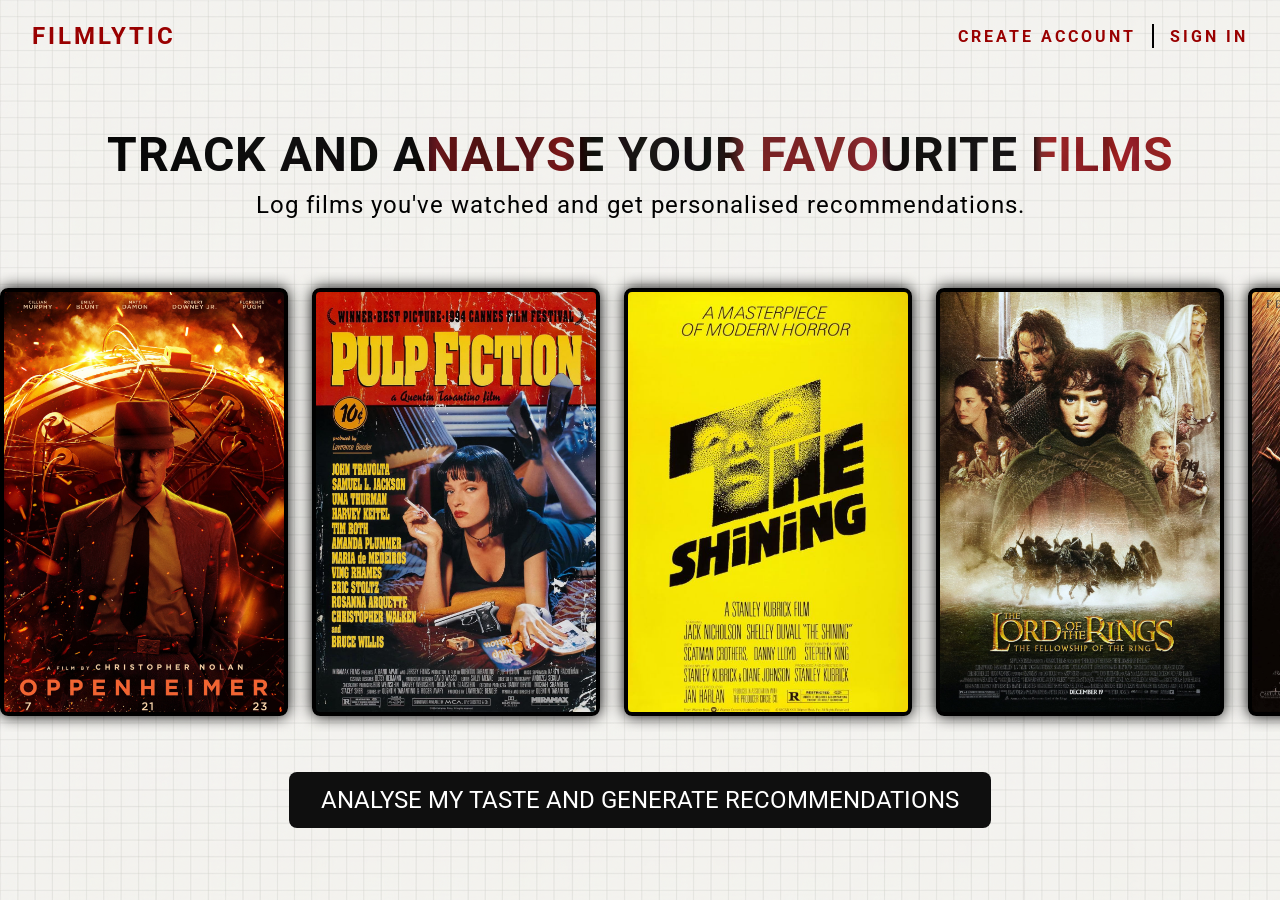
<file: index.html>
<!DOCTYPE html>
<html lang="en">
<head>
    <meta charset="UTF-8">
    <meta name="viewport" content="width=device-width, initial-scale=1.0, viewport-fit=cover">
    <title>Filmlytic</title>
    <link rel="stylesheet" href="./static/css/style.css">
</head>
<body>

    <div class="header">
        <div class="header-center">
            <h1>FILMLYTIC</h1>
        </div>
        <div class="header-right">
            <a href="#"><h4>CREATE ACCOUNT</h4></a>
            <span id="header-divider"></span>
            <a href="#"><h4>SIGN IN</h4></a>
        </div>
    </div>

    <div class="landing-page">

        <div class="landing-page-header">
            <div class="masking-container">
                <h1 class="masked-text">TRACK AND ANALYSE YOUR FAVOURITE FILMS</h1>
            </div>
            <p>Log films you've watched and get personalised recommendations.</p>
        </div>

        <div class="carousel-container">
            
            <div class="carousel">
                <div class="poster" id="oppenheimer"></div>
                <div class="poster" id="pulp-fiction"></div>
                <div class="poster" id="shining"></div>
                <div class="poster" id="lord-of-the-rings"></div>
                <div class="poster" id="shawshank"></div>
                <div class="poster" id="spirited-away"></div>
                <div class="poster" id="star-wars"></div>
                <div class="poster" id="batman"></div>
                <div class="poster" id="eternal-sunshine"></div>
                <div class="poster" id="inception"></div>
                <div class="poster" id="toy-story"></div>
            
                <div class="poster" id="oppenheimer"></div>
                <div class="poster" id="pulp-fiction"></div>
                <div class="poster" id="shining"></div>
                <div class="poster" id="lord-of-the-rings"></div>
                <div class="poster" id="shawshank"></div>
                <div class="poster" id="spirited-away"></div>
                <div class="poster" id="star-wars"></div>
                <div class="poster" id="batman"></div>
                <div class="poster" id="eternal-sunshine"></div>
                <div class="poster" id="inception"></div>
                <div class="poster" id="toy-story"></div>
            </div>

        </div>

        <div class="analyse-button">
            <a><button>ANALYSE MY TASTE AND GENERATE RECOMMENDATIONS</button></a>
        </div>

    </div>
    
</body>
</html>
</file>
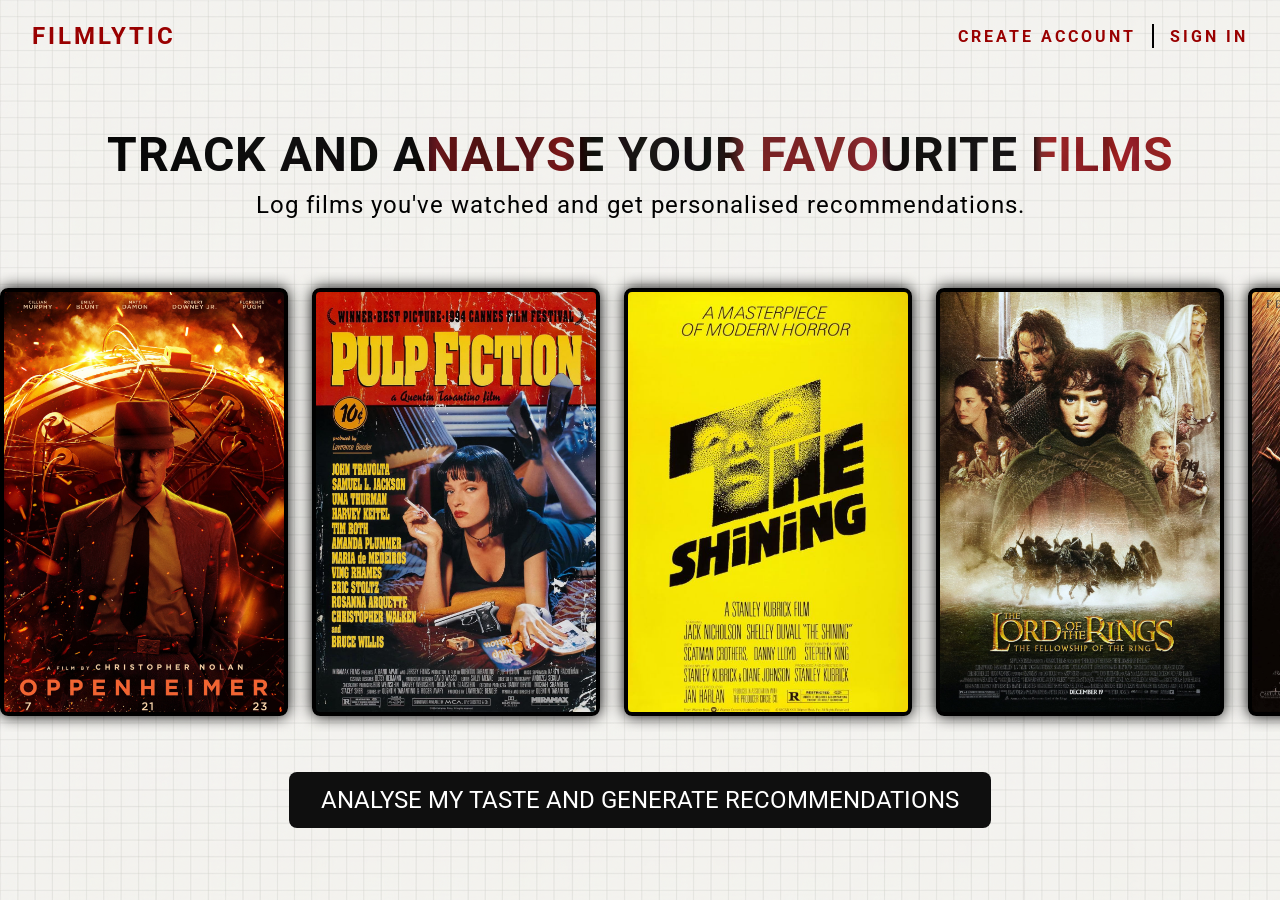
<file: templates/index.html>
<!DOCTYPE html>
<html lang="en">
<head>
    <meta charset="UTF-8">
    <meta name="viewport" content="width=device-width, initial-scale=1.0, viewport-fit=cover">
    <title>Filmlytic</title>
    <link rel="stylesheet" href="../static/css/style.css">
</head>
<body>

    <div class="header">
        <div class="header-center">
            <h1>FILMLYTIC</h1>
        </div>
        <div class="header-right">
            <a href="#"><h4>CREATE ACCOUNT</h4></a>
            <span id="header-divider"></span>
            <a href="#"><h4>SIGN IN</h4></a>
        </div>
    </div>

    <div class="landing-page">

        <div class="landing-page-header">
            <div class="masking-container">
                <h1 class="masked-text">TRACK AND ANALYSE YOUR FAVOURITE FILMS</h1>
            </div>
            <p>Log films you've watched and get personalised recommendations.</p>
        </div>

        <div class="carousel-container">
            
            <div class="carousel">
                <div class="poster" id="oppenheimer"></div>
                <div class="poster" id="pulp-fiction"></div>
                <div class="poster" id="shining"></div>
                <div class="poster" id="lord-of-the-rings"></div>
                <div class="poster" id="shawshank"></div>
                <div class="poster" id="spirited-away"></div>
                <div class="poster" id="star-wars"></div>
                <div class="poster" id="batman"></div>
                <div class="poster" id="eternal-sunshine"></div>
                <div class="poster" id="inception"></div>
                <div class="poster" id="toy-story"></div>
            
                <div class="poster" id="oppenheimer"></div>
                <div class="poster" id="pulp-fiction"></div>
                <div class="poster" id="shining"></div>
                <div class="poster" id="lord-of-the-rings"></div>
                <div class="poster" id="shawshank"></div>
                <div class="poster" id="spirited-away"></div>
                <div class="poster" id="star-wars"></div>
                <div class="poster" id="batman"></div>
                <div class="poster" id="eternal-sunshine"></div>
                <div class="poster" id="inception"></div>
                <div class="poster" id="toy-story"></div>
            </div>


        </div>

        <div class="analyse-button">
            <a href="./recommendations.html"><button>ANALYSE MY TASTE AND GENERATE RECOMMENDATIONS</button></a>
        </div>

    </div>
    
</body>
</html>
</file>
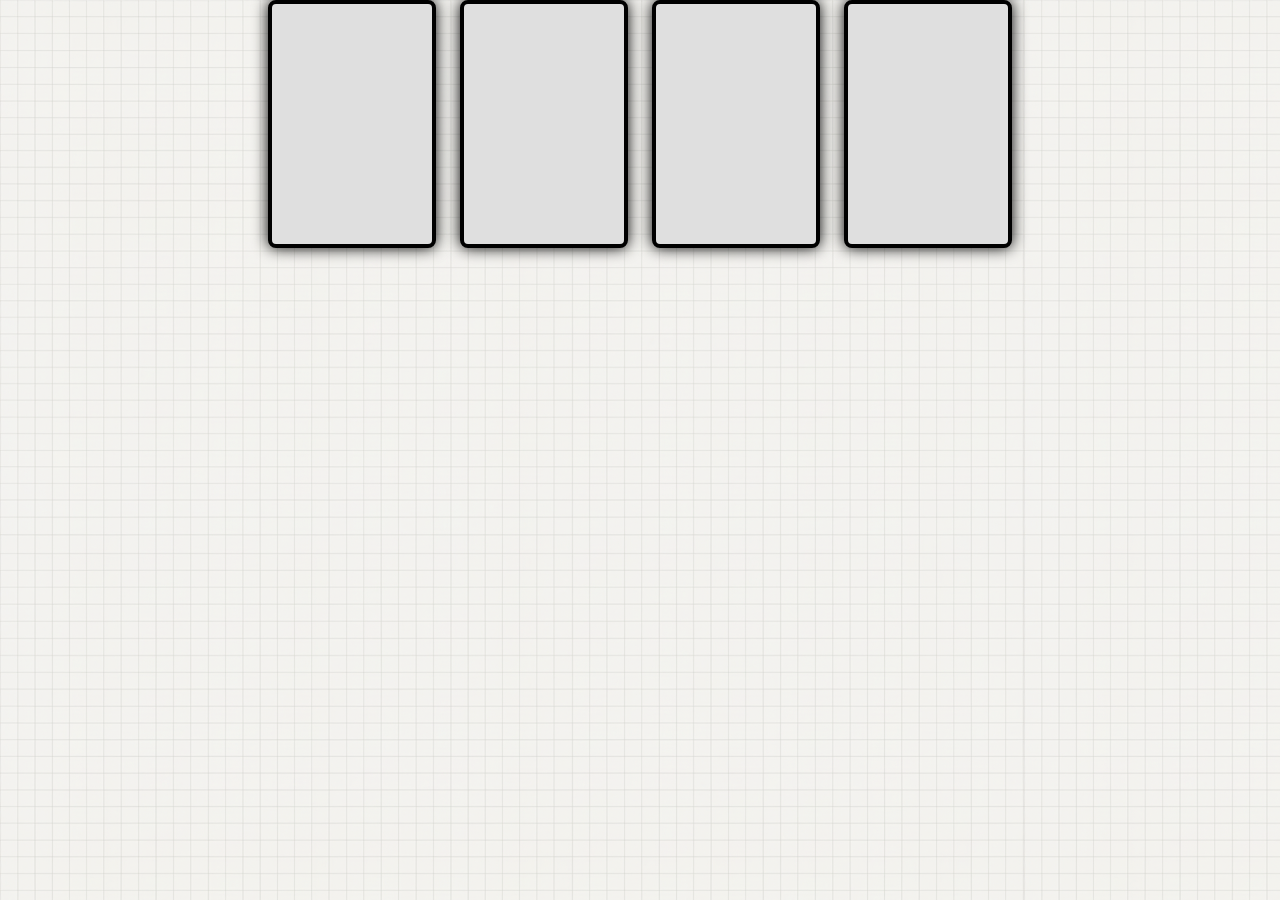
<file: recommendations.html>
<!DOCTYPE html>
<html lang="en">
<head>
    <meta charset="UTF-8">
    <meta name="viewport" content="width=device-width, initial-scale=1.0 viewport-fit=cover">
    <title>Filmlytic</title>
    <link rel="stylesheet" href="./static/css/recommendations.css">
</head>
<body>


    <div class="page-container">

        <div class="carousel-container">
            <div class="poster"></div>
            <div class="poster"></div>
            <div class="poster"></div>
            <div class="poster"></div>
        </div>

    </div>
    
</body>
</html>
</file>
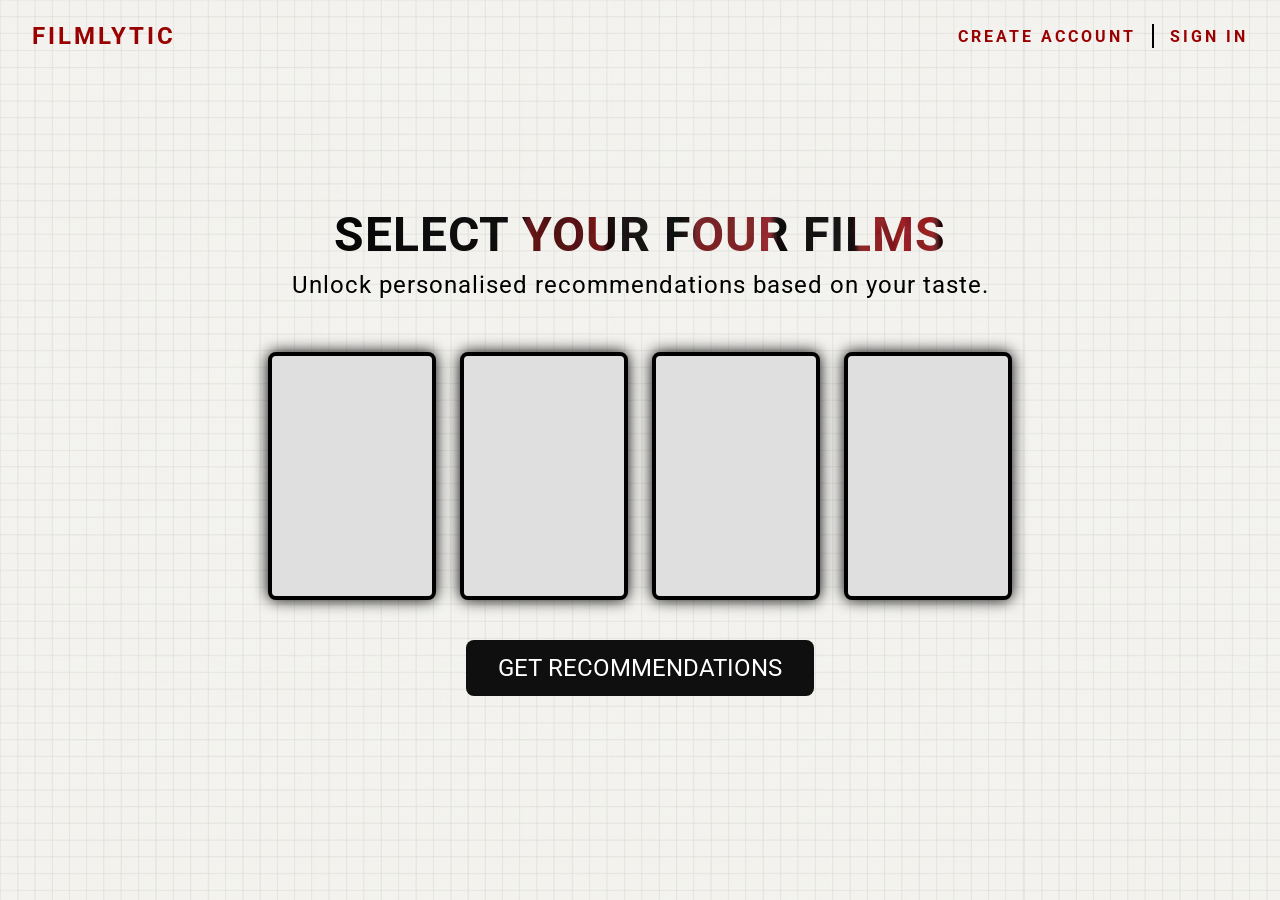
<file: templates/recommendations.html>
<!DOCTYPE html>
<html lang="en">
<head>
    <meta charset="UTF-8">
    <meta name="viewport" content="width=device-width, initial-scale=1.0 viewport-fit=cover">
    <title>Filmlytic</title>
    <link rel="stylesheet" href="../static/css/recommendations.css">
</head>
<body>

    <div class="header">
            <div class="header-center">
                <h1>FILMLYTIC</h1>
            </div>
            <div class="header-right">
                <a href="#"><h4>CREATE ACCOUNT</h4></a>
                <span id="header-divider"></span>
                <a href="#"><h4>SIGN IN</h4></a>
            </div>
        </div>

    <div class="page-container">

        <div class="landing-page-header">
            <div class="masking-container">
                <h1 class="masked-text">SELECT YOUR FOUR FILMS</h1>
            </div>
            <p>Unlock personalised recommendations based on your taste.</p>
        </div>

        <div class="carousel-container">
            <div class="poster"></div>
            <div class="poster"></div>
            <div class="poster"></div>
            <div class="poster"></div>
        </div>

        <div class="analyse-button">
            <a href="./recommendations.html"><button>GET RECOMMENDATIONS</button></a>
        </div>

        <div id="filmModal" class="modal-overlay">
            <div class="modal-content">
                <input type="text" id="filmSearch" placeholder="Search for a film..." />
            </div>
        </div>

    </div>

    <script src="../static/js/modal.js"></script>
    
</body>
</html>
</file>
<file: static/css/style.css>
@import url('https://fonts.googleapis.com/css2?family=Roboto:ital,wght@0,100..900;1,100..900&display=swap');

html, body {
    min-height: 100dvh;
}

 html {
    scroll-behavior: smooth !important;
    -webkit-text-size-adjust: 100%;
    font-size: 50%;
 }

 body {
    display: flex;
    flex-direction: column;
    color: black;
    background-color: white;
    font-family: 'Roboto', sans-serif;
    padding-bottom: env(safe-area-inset-bottom);
    margin: 0;
    background-color: #ECECEC;
    background-image: url("../img/background-image.png");
    background-repeat: repeat;
    background-attachment: fixed;
    animation: moveBackground 50s infinite;
}

/* BACKGROUND ANIMATION */

@keyframes moveBackground {
    0%
    {
        background-position: 0% 0%;
    }
    50%
    {
        background-position: 0% 50%;
    }
    100% 
    {
        background-position: 0% 0%;
    }
}

button {
    font-family: 'Roboto', sans-serif;
}

li {
    list-style: none;
}

a {
    text-decoration: none;
    color: black;
}

/* HEADER */

.header {
    display: flex;
    flex-direction: row;
    justify-content:space-around;
    align-items: center;
    height: 8vh;
    letter-spacing: 3px;
    color: #990000;
}

.header-center {
    font-size: 1.5rem;
    margin-left: 4rem;
}

#header-divider {
    width: 0.2rem;
    height: 3rem;
    background-color: black;
}

.header-right {
    display: flex;
    flex-direction: row;
    align-items: center;
    margin-right: 4rem;
    margin-left: auto;
    font-size: 2rem;
    gap: 2rem;
}

.header-right a {
    color: #990000;
}

/* LANDING PAGE */

.landing-page {
    display: flex;
    flex-direction: column;
    height: 92vh;
}

/* LANDING PAGE HEADER */

.landing-page-header {
    display: flex;
    flex-direction: column;
    justify-content: center;
    text-align: center;
    height: 25rem;
    letter-spacing: 1px;
}

.landing-page-header p {
    font-size: 3rem;
    margin: 0;
    margin-top: 1rem;
}

/* FILM CAROUSEL */

.carousel-container {
    display: flex;
    flex-direction: row;
    align-items: center;
    width: 100%;
    overflow: hidden;
}

.carousel {
    display: flex;
    width: max-content;
    gap: 3rem;
    padding: 2rem 0; 
    animation: continuous-scroll 30s linear infinite;
}

.poster {
    flex-shrink: 0;
    width: 35rem;
    height: 52.5rem;
    border-radius: 1rem;
    background-size: cover;
    box-shadow: rgba(0, 0, 0, 1) 0px 0px 15px;
    border: 0.5rem solid black;
    transition: 0.5s ease;
}

.poster:hover, button:hover {
    transform: scale(105%);
}

#batman {
    background-image: url("../img/batman.png");
}

#inception {
    background-image: url("../img/inception.png");
}

#lord-of-the-rings {
    background-image: url("../img/lord-of-the-rings.png");
}

#pulp-fiction {
    background-image: url("../img/pulp-fiction.png");
}

#shawshank {
    background-image: url("../img/shawshank.png");
}

#star-wars {
    background-image: url("../img/star-wars.png");
}

#eternal-sunshine {
    background-image: url("../img/eternal-sunshine.png");
}

#oppenheimer {
    background-image: url("../img/oppenheimer.png");
}

#shining {
    background-image: url("../img/shining.png");
}

#spirited-away {
    background-image: url("../img/spirited-away.png");
}

#toy-story {
    background-image: url("../img/toy-story.png");
}

@keyframes continuous-scroll {
    from {
        transform: translateX(0);
    }
    to {
        transform: translateX(-205rem); 
    }
}

/* ANALYSE FILMS BUTTON */

.analyse-button {
    display: flex;
    align-items: center;
    justify-content: center;
    margin-top: 5rem;
}

.analyse-button button {
    display: flex;
    align-items: center;
    cursor: pointer;
    border: none;
    color: white;
    background-color: rgb(15, 15, 15);
    height: 7rem;
    padding-left: 4rem;
    padding-right: 4rem;
    border-radius: 1rem;
    font-size: 3rem;
    transition: 0.5s ease;
}

/* TITLE TEXT EFFECTS */

.masked-text {
    font-size: 6rem;
    font-weight: bold;
    color: transparent;
    background-image: url("../img/red-text-filter.jpg");
    background-size: 200%;
    background-position: 0 50%;
    background-clip: text;
    -webkit-background-clip: text;
    -webkit-text-fill-color: transparent;
    animation: animate-background 10s infinite linear;
    margin: 0;
}

@keyframes animate-background {
    0% {
        background-position: 0 50%;
    }
    100% {
        background-position: 100% 50%;
    }
}
</file>
<file: static/css/recommendations.css>
@import url('https://fonts.googleapis.com/css2?family=Roboto:ital,wght@0,100..900;1,100..900&display=swap');

html, body {
    min-height: 100dvh;
}

 html {
    scroll-behavior: smooth !important;
    -webkit-text-size-adjust: 100%;
    font-size: 50%;
 }

 body {
    display: flex;
    flex-direction: column;
    color: black;
    background-color: white;
    font-family: 'Roboto', sans-serif;
    padding-bottom: env(safe-area-inset-bottom);
    margin: 0;
    background-color: #ECECEC;
    background-image: url("../img/background-image.png");
    background-repeat: repeat;
    background-attachment: fixed;
    animation: moveBackground 50s infinite;
}

/* BACKGROUND ANIMATION */

@keyframes moveBackground {
    0%
    {
        background-position: 0% 0%;
    }
    50%
    {
        background-position: 0% 50%;
    }
    100% 
    {
        background-position: 0% 0%;
    }
}

button {
    font-family: 'Roboto', sans-serif;
}

li {
    list-style: none;
}

a {
    text-decoration: none;
    color: black;
}

.page-container {
    display: flex;
    justify-content: top;
    align-items: center;
    flex-direction: column;
    height: 92vh;
}

/* HEADER */

.header {
    display: flex;
    flex-direction: row;
    justify-content:space-around;
    align-items: center;
    height: 8vh;
    letter-spacing: 3px;
    color: #990000;
}

.header-center {
    font-size: 1.5rem;
    margin-left: 4rem;
}

#header-divider {
    width: 0.2rem;
    height: 3rem;
    background-color: black;
}

.header-right {
    display: flex;
    flex-direction: row;
    align-items: center;
    margin-right: 4rem;
    margin-left: auto;
    font-size: 2rem;
    gap: 2rem;
}

.header-right a {
    color: #990000;
}

/* RECOMMENDATION PAGE HEADER */

.landing-page-header {
    display: flex;
    flex-direction: column;
    justify-content: center;
    text-align: center;
    height: 25rem;
    letter-spacing: 1px;
    margin-top: 10rem;
}

.landing-page-header p {
    font-size: 3rem;
    margin: 0;
    margin-top: 1rem;
}

/* TITLE TEXT EFFECTS */

.masked-text {
    font-size: 6rem;
    font-weight: bold;
    color: transparent;
    background-image: url("../img/red-text-filter.jpg");
    background-size: 200%;
    background-position: 0 50%;
    background-clip: text;
    -webkit-background-clip: text;
    -webkit-text-fill-color: transparent;
    animation: animate-background 10s infinite linear;
    margin: 0;
}

@keyframes animate-background {
    0% {
        background-position: 0 50%;
    }
    100% {
        background-position: 100% 50%;
    }
}


/* MOVIE POSTER INPUT */

.carousel-container {
    display: flex;
    justify-content: center;
    align-items: center;
    flex-wrap: nowrap;
    flex-direction: row;
    width: 90vw;
    gap: 3rem;
}

.poster {
    aspect-ratio: 2 / 3; 
    width: auto;
    height: 30rem;
    border-radius: 1rem;
    background-color: rgb(223, 223, 223);
    background-size: cover;
    box-shadow: rgba(0, 0, 0, 1) 0px 0px 15px;
    border: 0.5rem solid black;
    transition: 0.5s ease;
    cursor: pointer;
}

/* ANALYSE FILMS BUTTON */

.analyse-button {
    display: flex;
    align-items: center;
    justify-content: center;
    margin-top: 5rem;
}

.analyse-button button {
    display: flex;
    align-items: center;
    cursor: pointer;
    border: none;
    color: white;
    background-color: rgb(15, 15, 15);
    height: 7rem;
    padding-left: 4rem;
    padding-right: 4rem;
    border-radius: 1rem;
    font-size: 3rem;
    transition: 0.5s ease;
}

/* MODAL */

.modal-overlay {
    display: none;
    position: fixed;
    top: 0;
    left: 0;
    width: 100vw;
    height: 100vh;
    background: rgba(0,0,0,0.5);
    align-items: center; 
    justify-content: center;
    z-index: 999;
}

.modal-content {
    box-sizing: border-box;
    width: 60rem;
    padding: 2rem;
    border-radius: 1rem;
    background: #272727;
}

#filmSearch {
    box-sizing: border-box;
    width: 100%;
    padding: 1rem;
    font-size: 2rem;
}
</file>
